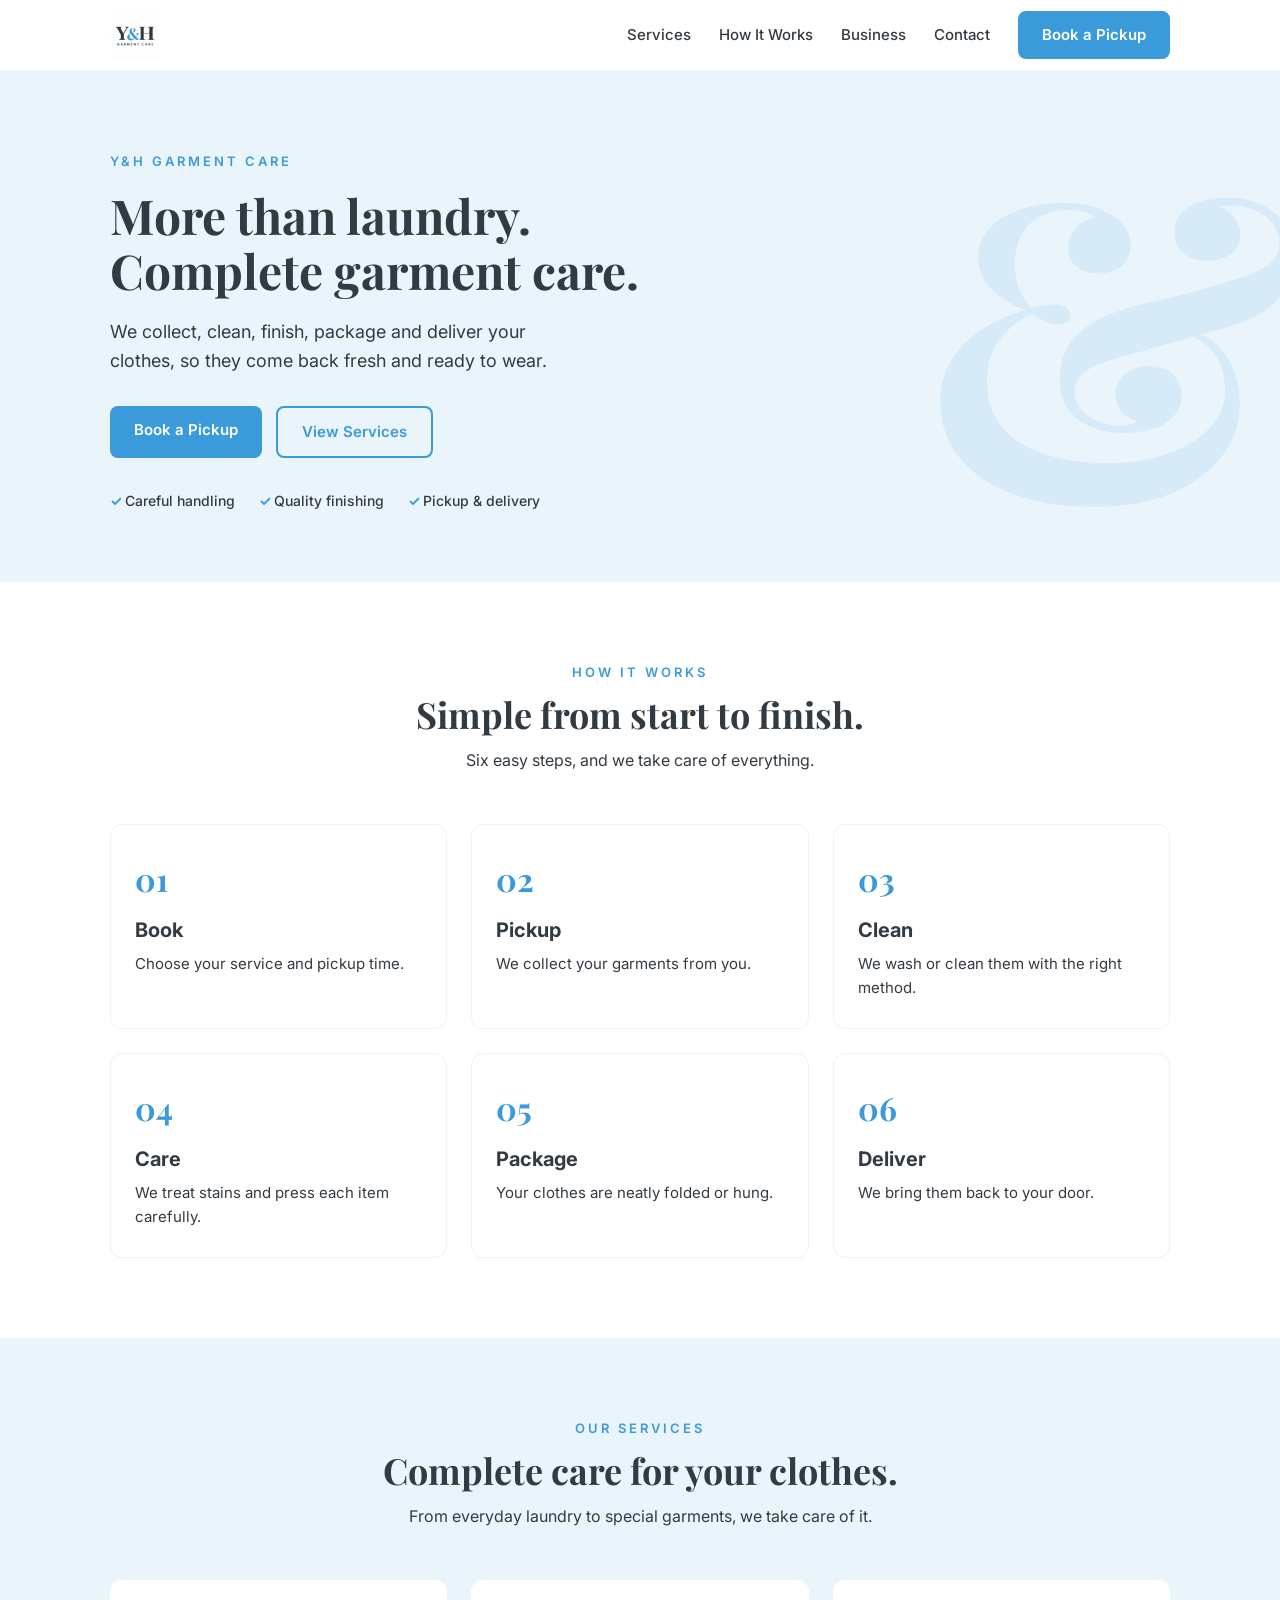
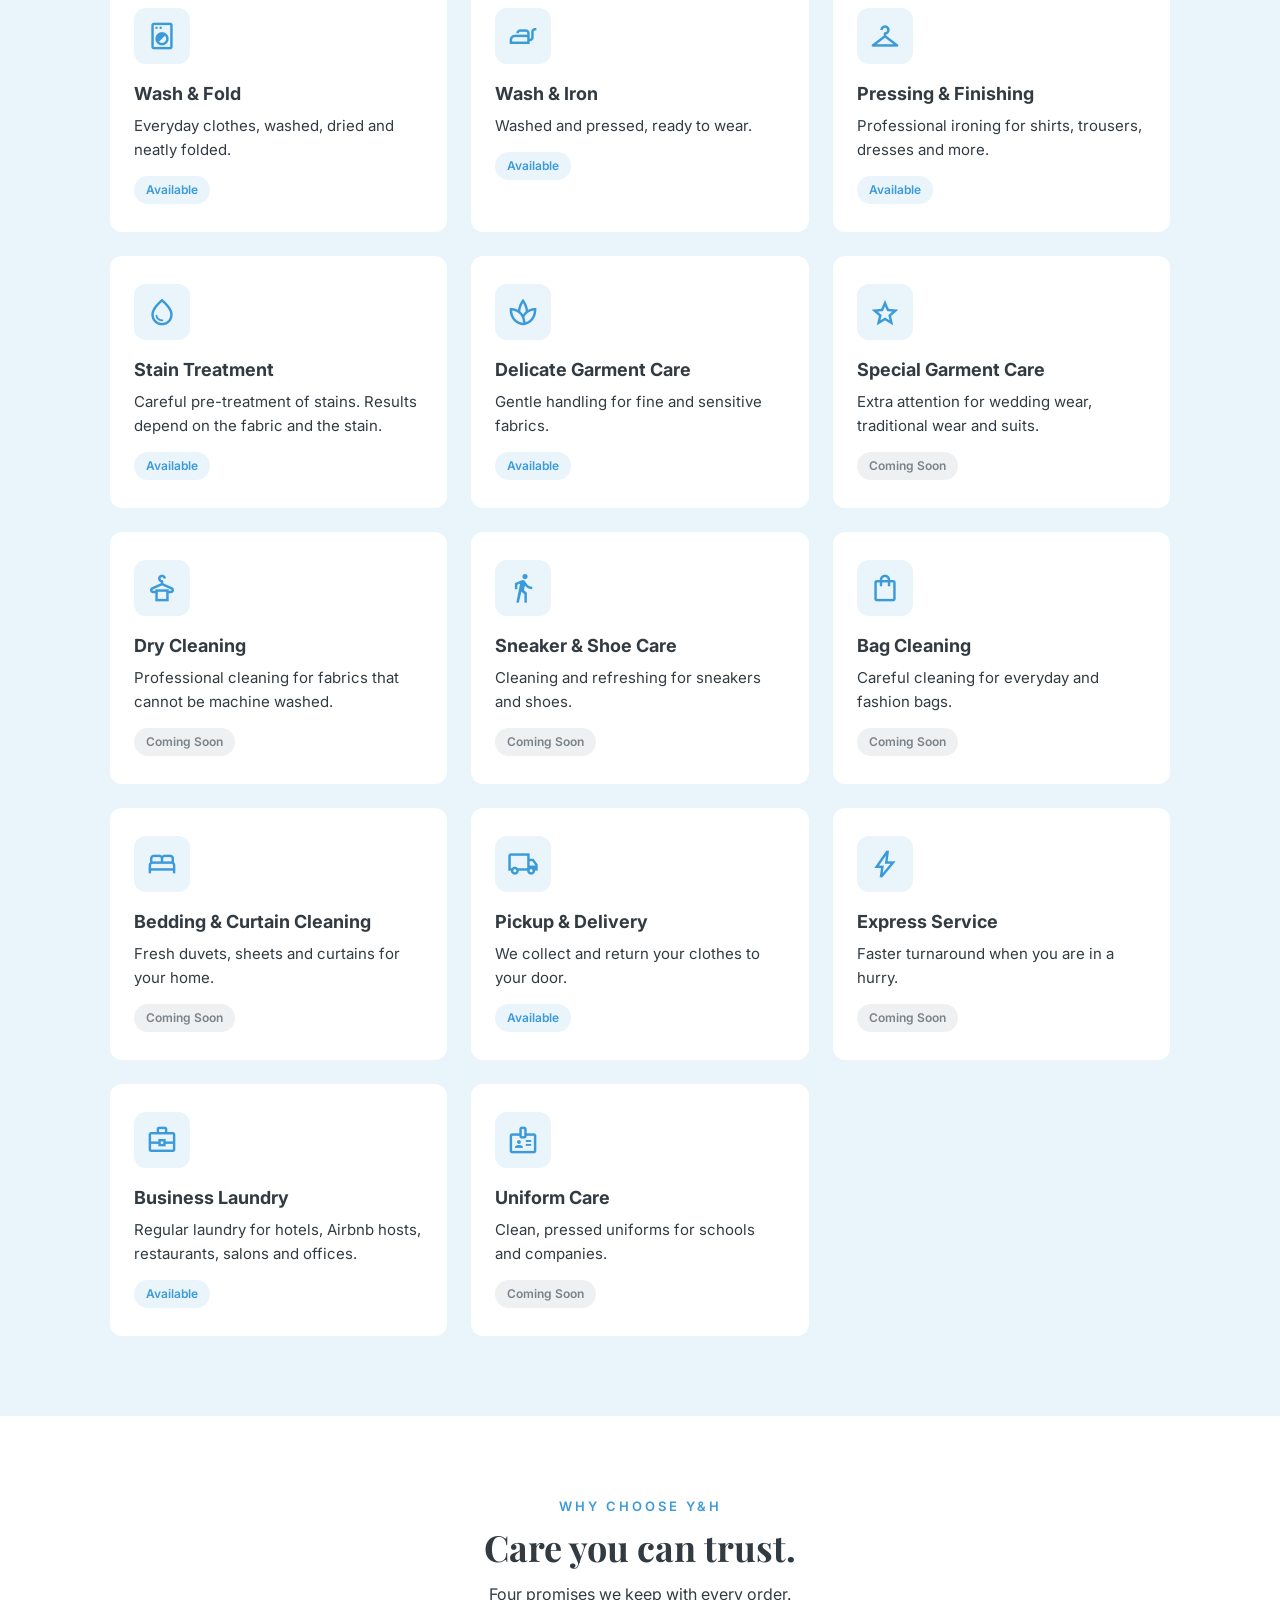
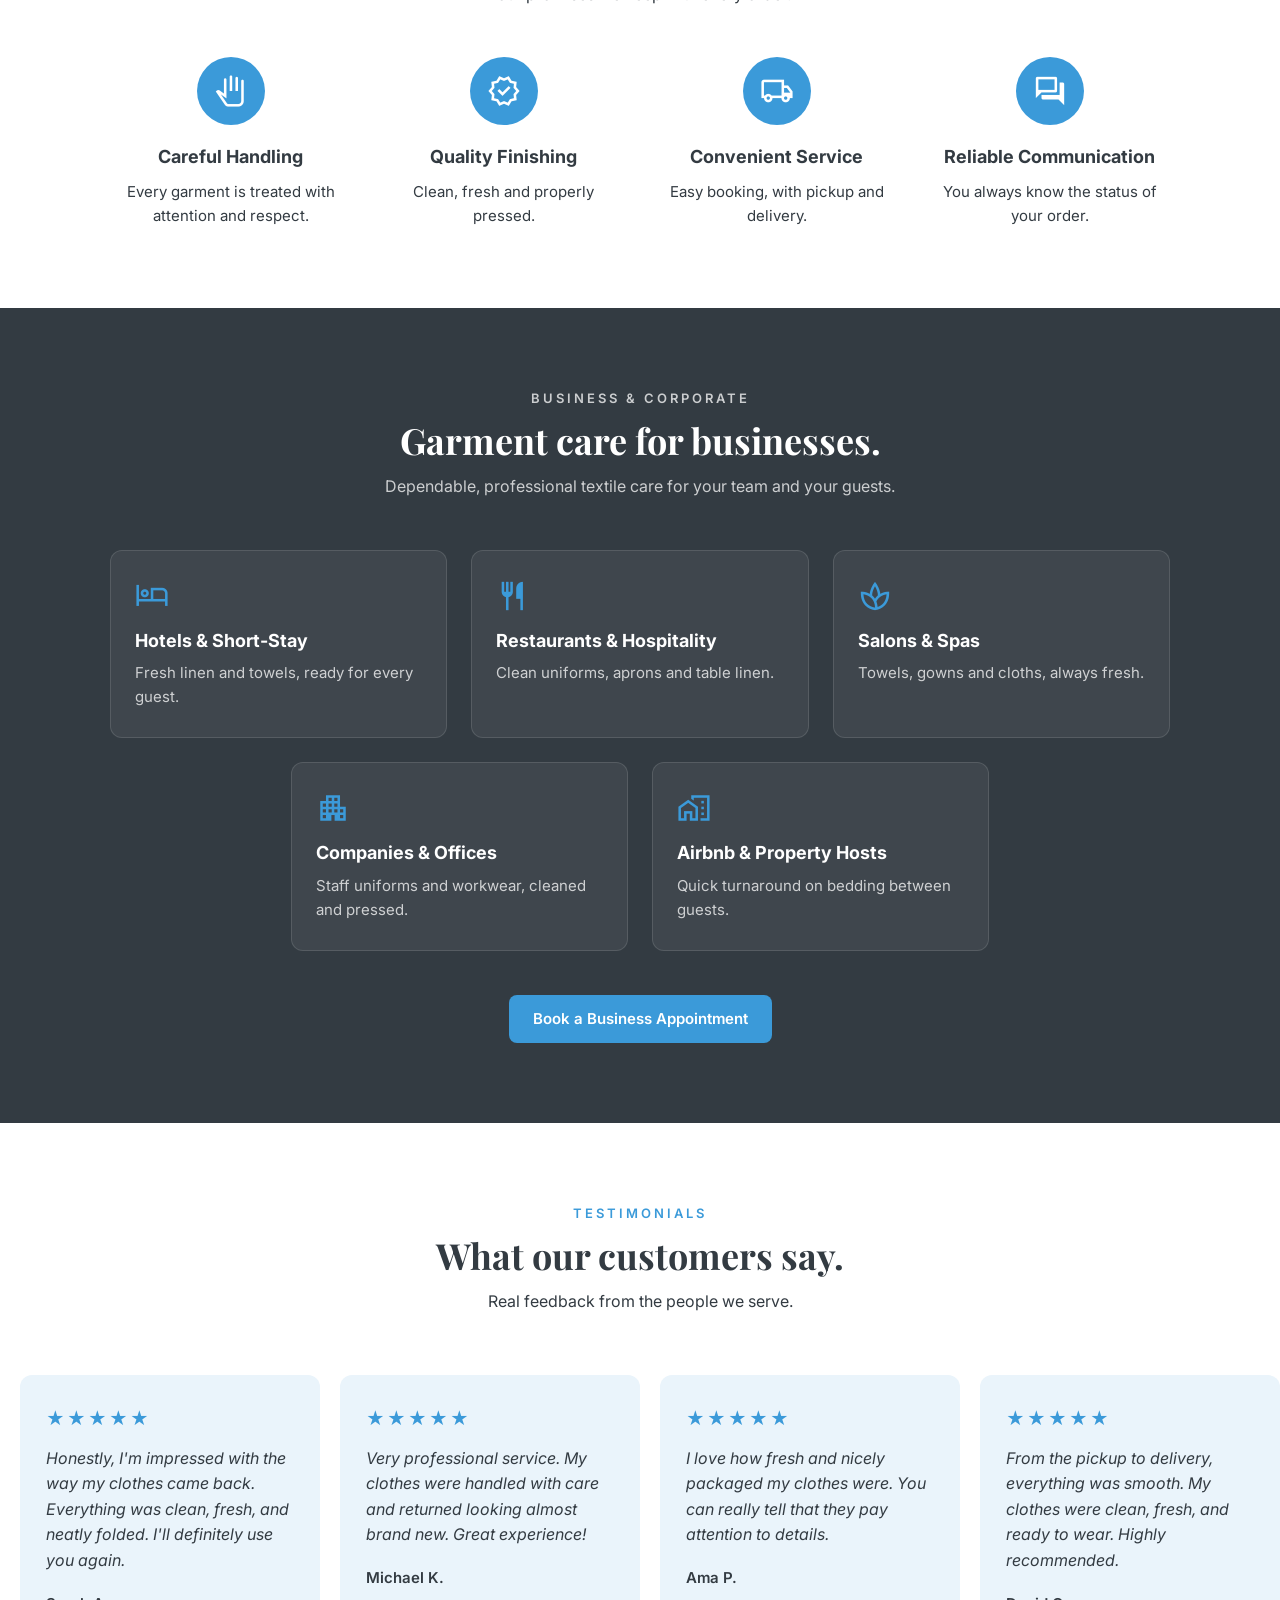
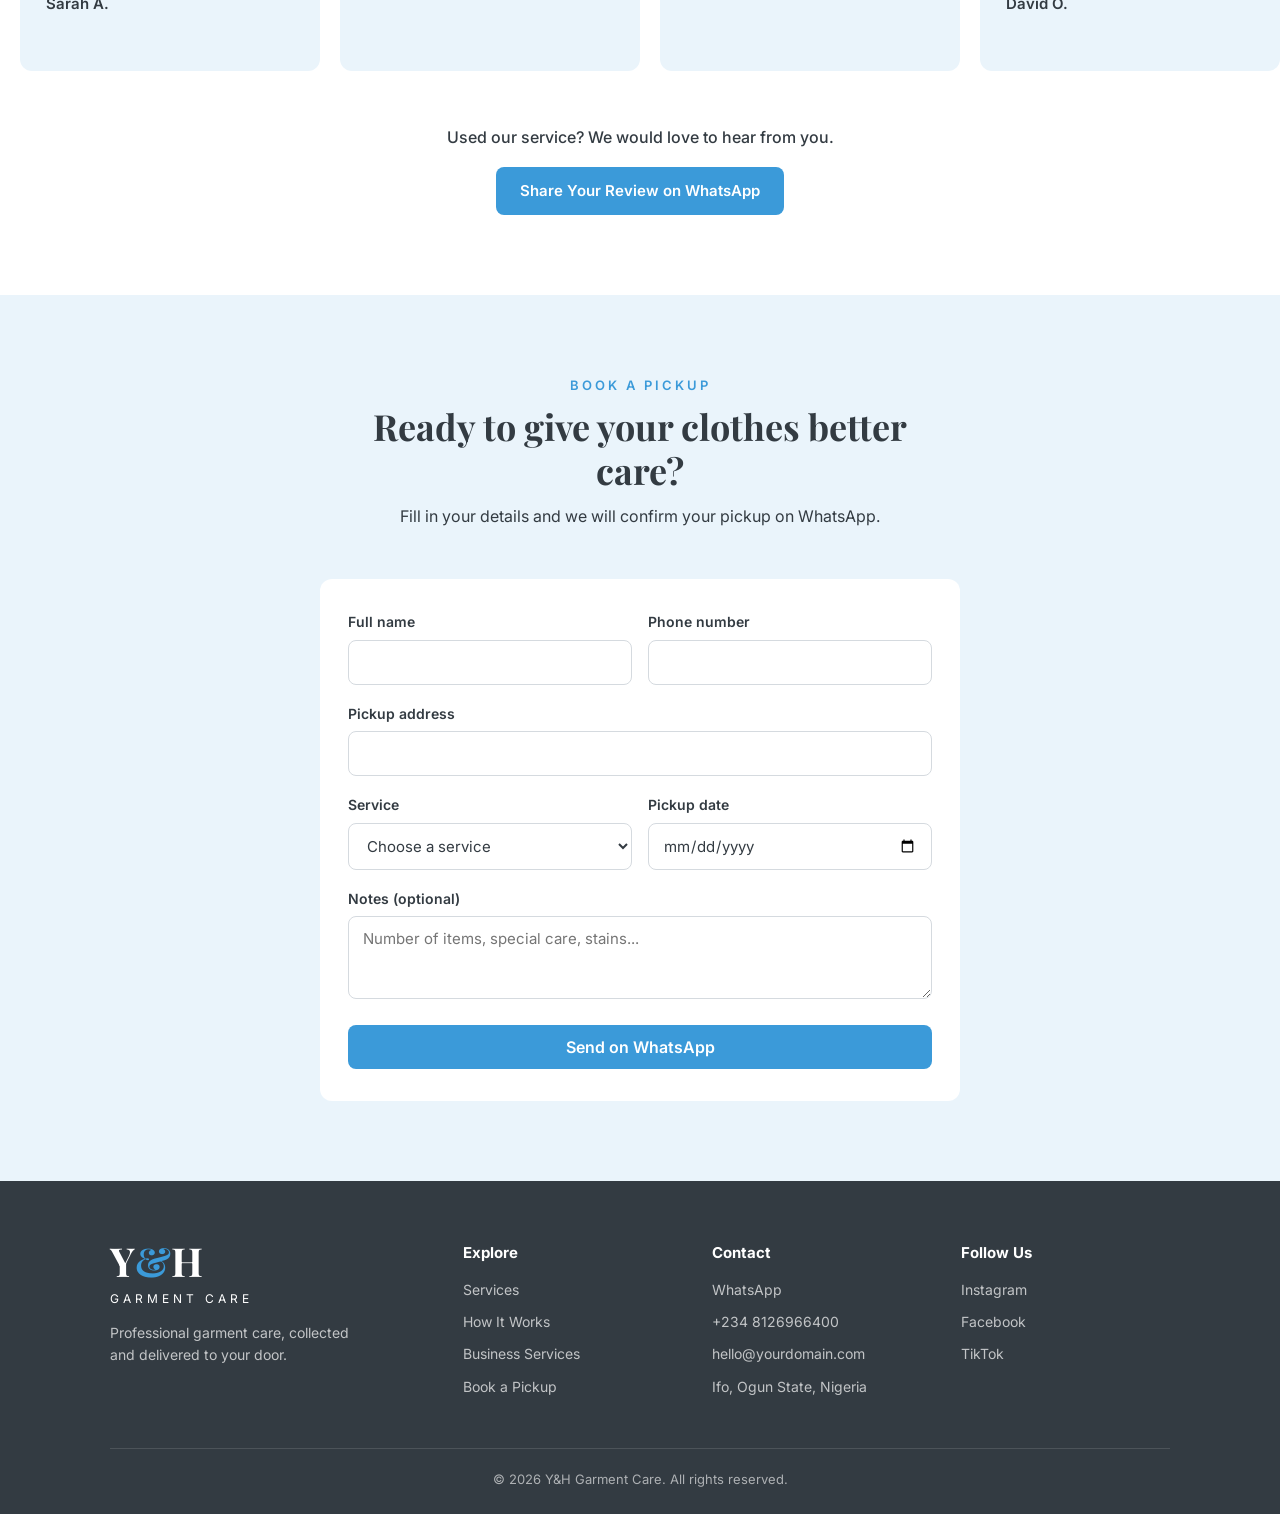
<file: Y&H Garment Care/index.html>
<!DOCTYPE html>
<html lang="en">
<head>
  <meta charset="UTF-8">
  <meta name="viewport" content="width=device-width, initial-scale=1.0">
  <title>Y&amp;H Garment Care</title>

  <link href="https://fonts.googleapis.com/css2?family=Inter:wght@400;500;600&family=Playfair+Display:wght@600;700&display=swap" rel="stylesheet">
  <link href="https://fonts.googleapis.com/css2?family=Material+Symbols+Outlined" rel="stylesheet">
  <link rel="stylesheet" href="css/style.css">
  <link rel="icon" type="image/png" href="images/icon.png">
  <script src="js/script.js" defer></script>
</head>
<body>

  <header class="site-header">
    <div class="container header-inner">
      <a href="#home" class="logo">
        <img src="images/logo.png" class="logo-img" alt="Y&amp;H Garment Care">
      </a>

      <nav class="main-nav">
        <a href="#services">Services</a>
        <a href="#how-it-works">How It Works</a>
        <a href="#business">Business</a>
        <a href="#contact">Contact</a>
        <a href="#booking" class="btn btn-primary">Book a Pickup</a>
      </nav>
    </div>
  </header>

  <section class="hero" id="home">
    <div class="container hero-inner">
      <p class="hero-label">Y&amp;H Garment Care</p>

      <h1>More than laundry.<br>Complete garment care.</h1>

      <p class="hero-text">
        We collect, clean, finish, package and deliver your clothes,
        so they come back fresh and ready to wear.
      </p>

      <div class="hero-buttons">
        <a href="#booking" class="btn btn-primary">Book a Pickup</a>
        <a href="#services" class="btn btn-outline">View Services</a>
      </div>

      <ul class="trust-points">
        <li>Careful handling</li>
        <li>Quality finishing</li>
        <li>Pickup &amp; delivery</li>
      </ul>
    </div>
  </section>

  <section class="section" id="how-it-works">
    <div class="container">
      <div class="section-heading">
        <p class="section-label">How It Works</p>
        <h2>Simple from start to finish.</h2>
        <p>Six easy steps, and we take care of everything.</p>
      </div>

      <div class="steps">
        <div class="step">
          <span class="step-number">01</span>
          <h3>Book</h3>
          <p>Choose your service and pickup time.</p>
        </div>

        <div class="step">
          <span class="step-number">02</span>
          <h3>Pickup</h3>
          <p>We collect your garments from you.</p>
        </div>

        <div class="step">
          <span class="step-number">03</span>
          <h3>Clean</h3>
          <p>We wash or clean them with the right method.</p>
        </div>

        <div class="step">
          <span class="step-number">04</span>
          <h3>Care</h3>
          <p>We treat stains and press each item carefully.</p>
        </div>

        <div class="step">
          <span class="step-number">05</span>
          <h3>Package</h3>
          <p>Your clothes are neatly folded or hung.</p>
        </div>

        <div class="step">
          <span class="step-number">06</span>
          <h3>Deliver</h3>
          <p>We bring them back to your door.</p>
        </div>
      </div>
    </div>
  </section>

  <section class="section section-soft" id="services">
    <div class="container">
      <div class="section-heading">
        <p class="section-label">Our Services</p>
        <h2>Complete care for your clothes.</h2>
        <p>From everyday laundry to special garments, we take care of it.</p>
      </div>

      <div class="services-grid">

        <div class="service-card">
          <span class="material-symbols-outlined service-icon">local_laundry_service</span>
          <h3>Wash &amp; Fold</h3>
          <p>Everyday clothes, washed, dried and neatly folded.</p>
          <span class="status available">Available</span>
        </div>

        <div class="service-card">
          <span class="material-symbols-outlined service-icon">iron</span>
          <h3>Wash &amp; Iron</h3>
          <p>Washed and pressed, ready to wear.</p>
          <span class="status available">Available</span>
        </div>

        <div class="service-card">
          <span class="material-symbols-outlined service-icon">checkroom</span>
          <h3>Pressing &amp; Finishing</h3>
          <p>Professional ironing for shirts, trousers, dresses and more.</p>
          <span class="status available">Available</span>
        </div>

        <div class="service-card">
          <span class="material-symbols-outlined service-icon">water_drop</span>
          <h3>Stain Treatment</h3>
          <p>Careful pre-treatment of stains. Results depend on the fabric and the stain.</p>
          <span class="status available">Available</span>
        </div>

        <div class="service-card">
          <span class="material-symbols-outlined service-icon">spa</span>
          <h3>Delicate Garment Care</h3>
          <p>Gentle handling for fine and sensitive fabrics.</p>
          <span class="status available">Available</span>
        </div>

        <div class="service-card">
          <span class="material-symbols-outlined service-icon">star</span>
          <h3>Special Garment Care</h3>
          <p>Extra attention for wedding wear, traditional wear and suits.</p>
          <span class="status soon">Coming Soon</span>
        </div>

        <div class="service-card">
          <span class="material-symbols-outlined service-icon">dry_cleaning</span>
          <h3>Dry Cleaning</h3>
          <p>Professional cleaning for fabrics that cannot be machine washed.</p>
          <span class="status soon">Coming Soon</span>
        </div>

        <div class="service-card">
          <span class="material-symbols-outlined service-icon">directions_walk</span>
          <h3>Sneaker &amp; Shoe Care</h3>
          <p>Cleaning and refreshing for sneakers and shoes.</p>
          <span class="status soon">Coming Soon</span>
        </div>

        <div class="service-card">
          <span class="material-symbols-outlined service-icon">shopping_bag</span>
          <h3>Bag Cleaning</h3>
          <p>Careful cleaning for everyday and fashion bags.</p>
          <span class="status soon">Coming Soon</span>
        </div>

        <div class="service-card">
          <span class="material-symbols-outlined service-icon">bed</span>
          <h3>Bedding &amp; Curtain Cleaning</h3>
          <p>Fresh duvets, sheets and curtains for your home.</p>
          <span class="status soon">Coming Soon</span>
        </div>

        <div class="service-card">
          <span class="material-symbols-outlined service-icon">local_shipping</span>
          <h3>Pickup &amp; Delivery</h3>
          <p>We collect and return your clothes to your door.</p>
          <span class="status available">Available</span>
        </div>

        <div class="service-card">
          <span class="material-symbols-outlined service-icon">bolt</span>
          <h3>Express Service</h3>
          <p>Faster turnaround when you are in a hurry.</p>
          <span class="status soon">Coming Soon</span>
        </div>

        <div class="service-card">
          <span class="material-symbols-outlined service-icon">business_center</span>
          <h3>Business Laundry</h3>
          <p>Regular laundry for hotels, Airbnb hosts, restaurants, salons and offices.</p>
          <span class="status available">Available</span>
        </div>

        <div class="service-card">
          <span class="material-symbols-outlined service-icon">badge</span>
          <h3>Uniform Care</h3>
          <p>Clean, pressed uniforms for schools and companies.</p>
          <span class="status soon">Coming Soon</span>
        </div>

      </div>
    </div>
  </section>

  <section class="section" id="why-us">
    <div class="container">
      <div class="section-heading">
        <p class="section-label">Why Choose Y&amp;H</p>
        <h2>Care you can trust.</h2>
        <p>Four promises we keep with every order.</p>
      </div>

      <div class="benefits">

        <div class="benefit">
          <span class="material-symbols-outlined benefit-icon">pan_tool</span>
          <h3>Careful Handling</h3>
          <p>Every garment is treated with attention and respect.</p>
        </div>

        <div class="benefit">
          <span class="material-symbols-outlined benefit-icon">verified</span>
          <h3>Quality Finishing</h3>
          <p>Clean, fresh and properly pressed.</p>
        </div>

        <div class="benefit">
          <span class="material-symbols-outlined benefit-icon">local_shipping</span>
          <h3>Convenient Service</h3>
          <p>Easy booking, with pickup and delivery.</p>
        </div>

        <div class="benefit">
          <span class="material-symbols-outlined benefit-icon">forum</span>
          <h3>Reliable Communication</h3>
          <p>You always know the status of your order.</p>
        </div>

      </div>
    </div>
  </section>

  <section class="section business" id="business">
    <div class="container">
      <div class="section-heading">
        <p class="section-label">Business &amp; Corporate</p>
        <h2>Garment care for businesses.</h2>
        <p>Dependable, professional textile care for your team and your guests.</p>
      </div>

      <div class="business-grid">

        <div class="business-card">
          <span class="material-symbols-outlined">hotel</span>
          <h3>Hotels &amp; Short-Stay</h3>
          <p>Fresh linen and towels, ready for every guest.</p>
        </div>

        <div class="business-card">
          <span class="material-symbols-outlined">restaurant</span>
          <h3>Restaurants &amp; Hospitality</h3>
          <p>Clean uniforms, aprons and table linen.</p>
        </div>

        <div class="business-card">
          <span class="material-symbols-outlined">spa</span>
          <h3>Salons &amp; Spas</h3>
          <p>Towels, gowns and cloths, always fresh.</p>
        </div>

        <div class="business-card">
          <span class="material-symbols-outlined">apartment</span>
          <h3>Companies &amp; Offices</h3>
          <p>Staff uniforms and workwear, cleaned and pressed.</p>
        </div>

        <div class="business-card">
          <span class="material-symbols-outlined">home_work</span>
          <h3>Airbnb &amp; Property Hosts</h3>
          <p>Quick turnaround on bedding between guests.</p>
        </div>

      </div>

      <div class="business-cta">
        <a href="#booking" class="btn btn-primary">Book a Business Appointment</a>
      </div>
    </div>
  </section>

  <section class="section" id="testimonials">
    <div class="container">
      <div class="section-heading">
        <p class="section-label">Testimonials</p>
        <h2>What our customers say.</h2>
        <p>Real feedback from the people we serve.</p>
      </div>
    </div>

    <div class="promise-slider">

      <div class="promise-card">
        <p class="stars">★★★★★</p>
        <p class="review-text">Honestly, I'm impressed with the way my clothes came back. Everything was clean, fresh, and neatly folded. I'll definitely use you again.</p>
        <p class="review-name">Sarah A.</p>
      </div>

      <div class="promise-card">
        <p class="stars">★★★★★</p>
        <p class="review-text">Very professional service. My clothes were handled with care and returned looking almost brand new. Great experience!</p>
        <p class="review-name">Michael K.</p>
      </div>

      <div class="promise-card">
        <p class="stars">★★★★★</p>
        <p class="review-text">I love how fresh and nicely packaged my clothes were. You can really tell that they pay attention to details.</p>
        <p class="review-name">Ama P.</p>
      </div>

      <div class="promise-card">
        <p class="stars">★★★★★</p>
        <p class="review-text">From the pickup to delivery, everything was smooth. My clothes were clean, fresh, and ready to wear. Highly recommended.</p>
        <p class="review-name">David O.</p>
      </div>

      <div class="promise-card">
        <p class="stars">★★★★★</p>
        <p class="review-text">I've tried different laundry services before, but this one really stood out. Good communication, good service, and my clothes were perfectly done.</p>
        <p class="review-name">Grace T.</p>
      </div>

      <div class="promise-card">
        <p class="stars">★★★★★</p>
        <p class="review-text">Excellent service! They handled my clothes carefully and delivered exactly when they said they would. I'm definitely coming back.</p>
        <p class="review-name">Daniel B.</p>
      </div>

      <div class="promise-card">
        <p class="stars">★★★★★</p>
        <p class="review-text">Clean, fresh, neatly folded, and professionally handled. This is the kind of laundry service I've been looking for.</p>
        <p class="review-name">Jennifer E.</p>
      </div>

    </div>

    <div class="container review-cta">
      <p>Used our service? We would love to hear from you.</p>
      <a href="https://wa.me/234 8126966400?text=Hello%20Y%26H%20Garment%20Care%2C%20I%20would%20like%20to%20leave%20a%20review.%0A%0AMy%20review%3A%0A%0AMy%20first%20name%3A%0AMay%20you%20show%20my%20review%20on%20your%20website%3F%20Yes%20%2F%20No" class="btn btn-primary" target="_blank" rel="noopener">Share Your Review on WhatsApp</a>
    </div>
  </section>

  <section class="section section-soft" id="booking">
    <div class="container">
      <div class="section-heading">
        <p class="section-label">Book a Pickup</p>
        <h2>Ready to give your clothes better care?</h2>
        <p>Fill in your details and we will confirm your pickup on WhatsApp.</p>
      </div>

      <form class="booking-form" id="booking-form">
        <div class="form-row">
          <div class="form-group">
            <label for="name">Full name</label>
            <input type="text" id="name" name="name" required>
          </div>
          <div class="form-group">
            <label for="phone">Phone number</label>
            <input type="tel" id="phone" name="phone" required>
          </div>
        </div>

        <div class="form-group">
          <label for="address">Pickup address</label>
          <input type="text" id="address" name="address" required>
        </div>

        <div class="form-row">
          <div class="form-group">
            <label for="service">Service</label>
            <select id="service" name="service" required>
              <option value="">Choose a service</option>
              <option>Wash &amp; Fold</option>
              <option>Wash &amp; Iron</option>
              <option>Pressing &amp; Finishing</option>
              <option>Stain Treatment</option>
              <option>Delicate Garment Care</option>
              <option>Business Laundry</option>
            </select>
          </div>
          <div class="form-group">
            <label for="date">Pickup date</label>
            <input type="date" id="date" name="date" required>
          </div>
        </div>

        <div class="form-group">
          <label for="notes">Notes (optional)</label>
          <textarea id="notes" name="notes" rows="3" placeholder="Number of items, special care, stains..."></textarea>
        </div>

        <button type="submit" class="btn btn-primary form-button">Send on WhatsApp</button>
      </form>
    </div>
  </section>

  <footer class="footer" id="contact">
    <div class="container">
      <div class="footer-grid">

        <div class="footer-brand">
          <p class="footer-logo">Y<span>&amp;</span>H</p>
          <p class="footer-sub">Garment Care</p>
          <p class="footer-text">Professional garment care, collected and delivered to your door.</p>
        </div>

        <div class="footer-col">
          <h4>Explore</h4>
          <a href="#services">Services</a>
          <a href="#how-it-works">How It Works</a>
          <a href="#business">Business Services</a>
          <a href="#booking">Book a Pickup</a>
        </div>

        <div class="footer-col">
          <h4>Contact</h4>
          <a href="https://wa.me/2348126966400" target="_blank" rel="noopener">WhatsApp</a>
          <a href="tel:+2348126966400">+234 8126966400</a>
          <a href="mailto:hello@yourdomain.com">hello@yourdomain.com</a>
          <p>Ifo, Ogun State, Nigeria</p>
        </div>

        <div class="footer-col">
          <h4>Follow Us</h4>
          <!-- Replace each # with your real page link when you have it -->
          <a href="#">Instagram</a>
          <a href="#">Facebook</a>
          <a href="#">TikTok</a>
        </div>

      </div>

      <div class="footer-bottom">
        <p>&copy; 2026 Y&amp;H Garment Care. All rights reserved.</p>
      </div>
    </div>
  </footer>
  </body>
  </html>
</file>
<file: Y&H Garment Care/css/style.css>
/* ===== COLORS AND BASICS ===== */
:root {
  --primary: #3B9AD9;
  --secondary: #333B42;
  --accent: #EAF4FB;
  --white: #FFFFFF;
}

* {
  margin: 0;
  padding: 0;
  box-sizing: border-box;
}

html {
  scroll-behavior: smooth;
}

body {
  font-family: "Inter", sans-serif;
  color: var(--secondary);
  background: var(--white);
  line-height: 1.6;
}

img {
  max-width: 100%;
  display: block;
}

a {
  text-decoration: none;
  color: inherit;
}

/* ===== CONTAINER ===== */
.container {
  width: 100%;
  max-width: 1100px;
  margin: 0 auto;
  padding: 0 20px;
}

/* ===== BUTTONS ===== */
.btn {
  display: inline-block;
  padding: 12px 24px;
  border-radius: 8px;
  font-weight: 600;
  font-size: 15px;
  transition: 0.3s;
}

.btn-primary {
  background: var(--primary);
  color: var(--white);
}

.btn-primary:hover {
  opacity: 0.85;
}

.btn-outline {
  border: 2px solid var(--primary);
  color: var(--primary);
}

.btn-outline:hover {
  background: var(--primary);
  color: var(--white);
}

/* ===== HEADER ===== */
.site-header {
  position: sticky;
  top: 0;
  background: var(--white);
  border-bottom: 1px solid var(--accent);
  z-index: 100;
}

.header-inner {
  display: flex;
  align-items: center;
  justify-content: space-between;
  padding-top: 10px;
  padding-bottom: 10px;
}

.logo-img {
  height: 50px;
  width: auto;
}

.main-nav {
  display: flex;
  align-items: center;
  gap: 28px;
  font-size: 15px;
  font-weight: 500;
}

.main-nav a:hover {
  color: var(--primary);
}

/* ===== HERO ===== */
.hero {
  position: relative;
  overflow: hidden;
  background: var(--accent);
  padding: 80px 0 70px;
}

.hero::after {
  content: "&";
  position: absolute;
  right: -20px;
  top: 50%;
  transform: translateY(-50%);
  font-family: "Playfair Display", serif;
  font-weight: 700;
  font-size: 420px;
  line-height: 1;
  color: var(--primary);
  opacity: 0.1;
  pointer-events: none;
}

.hero-inner {
  position: relative;
  z-index: 1;
}

.hero-label {
  text-transform: uppercase;
  letter-spacing: 3px;
  font-size: 13px;
  font-weight: 600;
  color: var(--primary);
  margin-bottom: 16px;
}

.hero h1 {
  font-family: "Playfair Display", serif;
  font-size: 48px;
  line-height: 1.15;
  max-width: 600px;
  margin-bottom: 20px;
}

.hero-text {
  font-size: 18px;
  max-width: 480px;
  margin-bottom: 30px;
}

.hero-buttons {
  display: flex;
  gap: 14px;
  flex-wrap: wrap;
  margin-bottom: 32px;
}

.trust-points {
  list-style: none;
  display: flex;
  gap: 24px;
  flex-wrap: wrap;
  font-size: 14px;
  font-weight: 500;
}

.trust-points li::before {
  content: "✓ ";
  color: var(--primary);
  font-weight: 700;
}

/* ===== SECTIONS (shared) ===== */
.section {
  padding: 80px 0;
}

.section-soft {
  background: var(--accent);
}

.section-heading {
  text-align: center;
  max-width: 560px;
  margin: 0 auto 50px;
}

.section-label {
  text-transform: uppercase;
  letter-spacing: 3px;
  font-size: 13px;
  font-weight: 600;
  color: var(--primary);
  margin-bottom: 10px;
}

.section-heading h2 {
  font-family: "Playfair Display", serif;
  font-size: 36px;
  line-height: 1.2;
  margin-bottom: 12px;
}

/* ===== HOW IT WORKS ===== */
.steps {
  display: grid;
  grid-template-columns: repeat(3, 1fr);
  gap: 24px;
}

.step {
  background: var(--white);
  border: 1px solid var(--accent);
  border-radius: 12px;
  padding: 28px 24px;
  transition: 0.3s;
}

.step:hover {
  border-color: var(--primary);
  transform: translateY(-4px);
}

.step-number {
  display: block;
  font-family: "Playfair Display", serif;
  font-size: 32px;
  font-weight: 700;
  color: var(--primary);
  margin-bottom: 10px;
}

.step h3 {
  font-size: 20px;
  margin-bottom: 6px;
}

.step p {
  font-size: 15px;
}

/* ===== SERVICES ===== */
.services-grid {
  display: grid;
  grid-template-columns: repeat(3, 1fr);
  gap: 24px;
}

.service-card {
  background: var(--white);
  border-radius: 12px;
  padding: 28px 24px;
  transition: 0.3s;
}

.service-card:hover {
  transform: translateY(-4px);
  box-shadow: 0 10px 25px rgba(51, 59, 66, 0.08);
}

.service-icon {
  font-size: 32px;
  color: var(--primary);
  background: var(--accent);
  width: 56px;
  height: 56px;
  display: flex;
  align-items: center;
  justify-content: center;
  border-radius: 12px;
  margin-bottom: 16px;
}

.service-card h3 {
  font-size: 18px;
  margin-bottom: 6px;
}

.service-card p {
  font-size: 15px;
  margin-bottom: 14px;
}

.status {
  display: inline-block;
  font-size: 12px;
  font-weight: 600;
  padding: 4px 12px;
  border-radius: 20px;
}

.status.available {
  background: var(--accent);
  color: var(--primary);
}

.status.soon {
  background: #EEF0F1;
  color: #7A838A;
}

/* ===== WHY CHOOSE US ===== */
.benefits {
  display: grid;
  grid-template-columns: repeat(4, 1fr);
  gap: 32px;
}

.benefit {
  text-align: center;
}

.benefit-icon {
  font-size: 34px;
  color: var(--white);
  background: var(--primary);
  width: 68px;
  height: 68px;
  display: flex;
  align-items: center;
  justify-content: center;
  border-radius: 50%;
  margin: 0 auto 18px;
}

.benefit h3 {
  font-size: 18px;
  margin-bottom: 8px;
}

.benefit p {
  font-size: 15px;
}

/* ===== BUSINESS SERVICES (dark section) ===== */
.business {
  background: var(--secondary);
  color: var(--white);
}

.business .section-heading p {
  color: rgba(255, 255, 255, 0.75);
}

.business-grid {
  display: flex;
  flex-wrap: wrap;
  justify-content: center;
  gap: 24px;
}

.business-card {
  width: calc(33.333% - 16px);
  background: rgba(255, 255, 255, 0.06);
  border: 1px solid rgba(255, 255, 255, 0.12);
  border-radius: 12px;
  padding: 28px 24px;
  transition: 0.3s;
}

.business-card:hover {
  border-color: var(--primary);
  transform: translateY(-4px);
}

.business-card .material-symbols-outlined {
  font-size: 34px;
  color: var(--primary);
  margin-bottom: 14px;
}

.business-card h3 {
  font-size: 18px;
  margin-bottom: 6px;
}

.business-card p {
  font-size: 15px;
  color: rgba(255, 255, 255, 0.75);
}

.business-cta {
  text-align: center;
  margin-top: 44px;
}

/* ===== REVIEWS SLIDER ===== */
.promise-slider {
  display: flex;
  gap: 20px;
  overflow-x: auto;
  scroll-snap-type: x mandatory;
  padding: 10px 20px 24px;
  -webkit-overflow-scrolling: touch;
}

.promise-card {
  flex: 0 0 300px;
  scroll-snap-align: center;
  background: var(--accent);
  border-radius: 12px;
  padding: 30px 26px;
}

.stars {
  color: var(--primary);
  font-size: 18px;
  letter-spacing: 2px;
  margin-bottom: 12px;
}

.review-text {
  font-style: italic;
  margin-bottom: 18px;
}

.review-name {
  font-weight: 600;
  font-size: 15px;
}

.review-cta {
  text-align: center;
  margin-top: 30px;
}

.review-cta p {
  margin-bottom: 16px;
  font-weight: 500;
}

/* ===== TABLET ===== */
@media (max-width: 900px) {
  .steps,
  .services-grid,
  .benefits {
    grid-template-columns: repeat(2, 1fr);
  }

  .business-card {
    width: calc(50% - 12px);
  }
}

/* ===== PHONES ===== */
@media (max-width: 768px) {
  .main-nav a:not(.btn) {
    display: none;
  }

  .logo-img {
    height: 42px;
  }

  .btn {
    padding: 10px 18px;
  }

  .hero {
    padding: 50px 0 45px;
  }

  .hero h1 {
    font-size: 34px;
  }

  .hero-text {
    font-size: 16px;
  }

  .hero::after {
    font-size: 260px;
    right: -30px;
  }

  .section {
    padding: 55px 0;
  }

  .section-heading h2 {
    font-size: 28px;
  }
}

@media (max-width: 520px) {
  .steps,
  .services-grid,
  .benefits {
    grid-template-columns: 1fr;
  }

  .business-card {
    width: 100%;
  }
}

/* ===== BOOKING FORM ===== */
.booking-form {
  max-width: 640px;
  margin: 0 auto;
  background: var(--white);
  border-radius: 12px;
  padding: 32px 28px;
}

.form-row {
  display: grid;
  grid-template-columns: 1fr 1fr;
  gap: 16px;
}

.form-group {
  margin-bottom: 18px;
}

.form-group label {
  display: block;
  font-size: 14px;
  font-weight: 600;
  margin-bottom: 6px;
}

.form-group input,
.form-group select,
.form-group textarea {
  width: 100%;
  padding: 12px 14px;
  border: 1px solid #D5DADF;
  border-radius: 8px;
  font-family: "Inter", sans-serif;
  font-size: 15px;
  color: var(--secondary);
  background: var(--white);
}

.form-group input:focus,
.form-group select:focus,
.form-group textarea:focus {
  outline: none;
  border-color: var(--primary);
}

.form-button {
  width: 100%;
  border: none;
  cursor: pointer;
  font-family: "Inter", sans-serif;
  font-size: 16px;
}

@media (max-width: 520px) {
  .form-row {
    grid-template-columns: 1fr;
    gap: 0;
  }

  .booking-form {
    padding: 24px 18px;
  }
}

/* ===== FOOTER ===== */
.footer {
  background: var(--secondary);
  color: var(--white);
  padding: 60px 0 24px;
}

.footer-grid {
  display: grid;
  grid-template-columns: 1.5fr 1fr 1fr 1fr;
  gap: 40px;
  margin-bottom: 40px;
}

.footer-logo {
  font-family: "Playfair Display", serif;
  font-size: 40px;
  font-weight: 700;
  line-height: 1;
}

.footer-logo span {
  color: var(--primary);
}

.footer-sub {
  text-transform: uppercase;
  letter-spacing: 4px;
  font-size: 12px;
  margin: 8px 0 14px;
}

.footer-text {
  font-size: 14px;
  color: rgba(255, 255, 255, 0.7);
  max-width: 260px;
}

.footer-col h4 {
  font-size: 15px;
  margin-bottom: 14px;
}

.footer-col a,
.footer-col p {
  display: block;
  font-size: 14px;
  color: rgba(255, 255, 255, 0.7);
  margin-bottom: 10px;
}

.footer-col a:hover {
  color: var(--primary);
}

.footer-bottom {
  border-top: 1px solid rgba(255, 255, 255, 0.12);
  padding-top: 20px;
  font-size: 13px;
  color: rgba(255, 255, 255, 0.6);
  text-align: center;
}

@media (max-width: 900px) {
  .footer-grid {
    grid-template-columns: 1fr 1fr;
  }
}

@media (max-width: 520px) {
  .footer-grid {
    grid-template-columns: 1fr;
    gap: 28px;
  }
}
</file>
